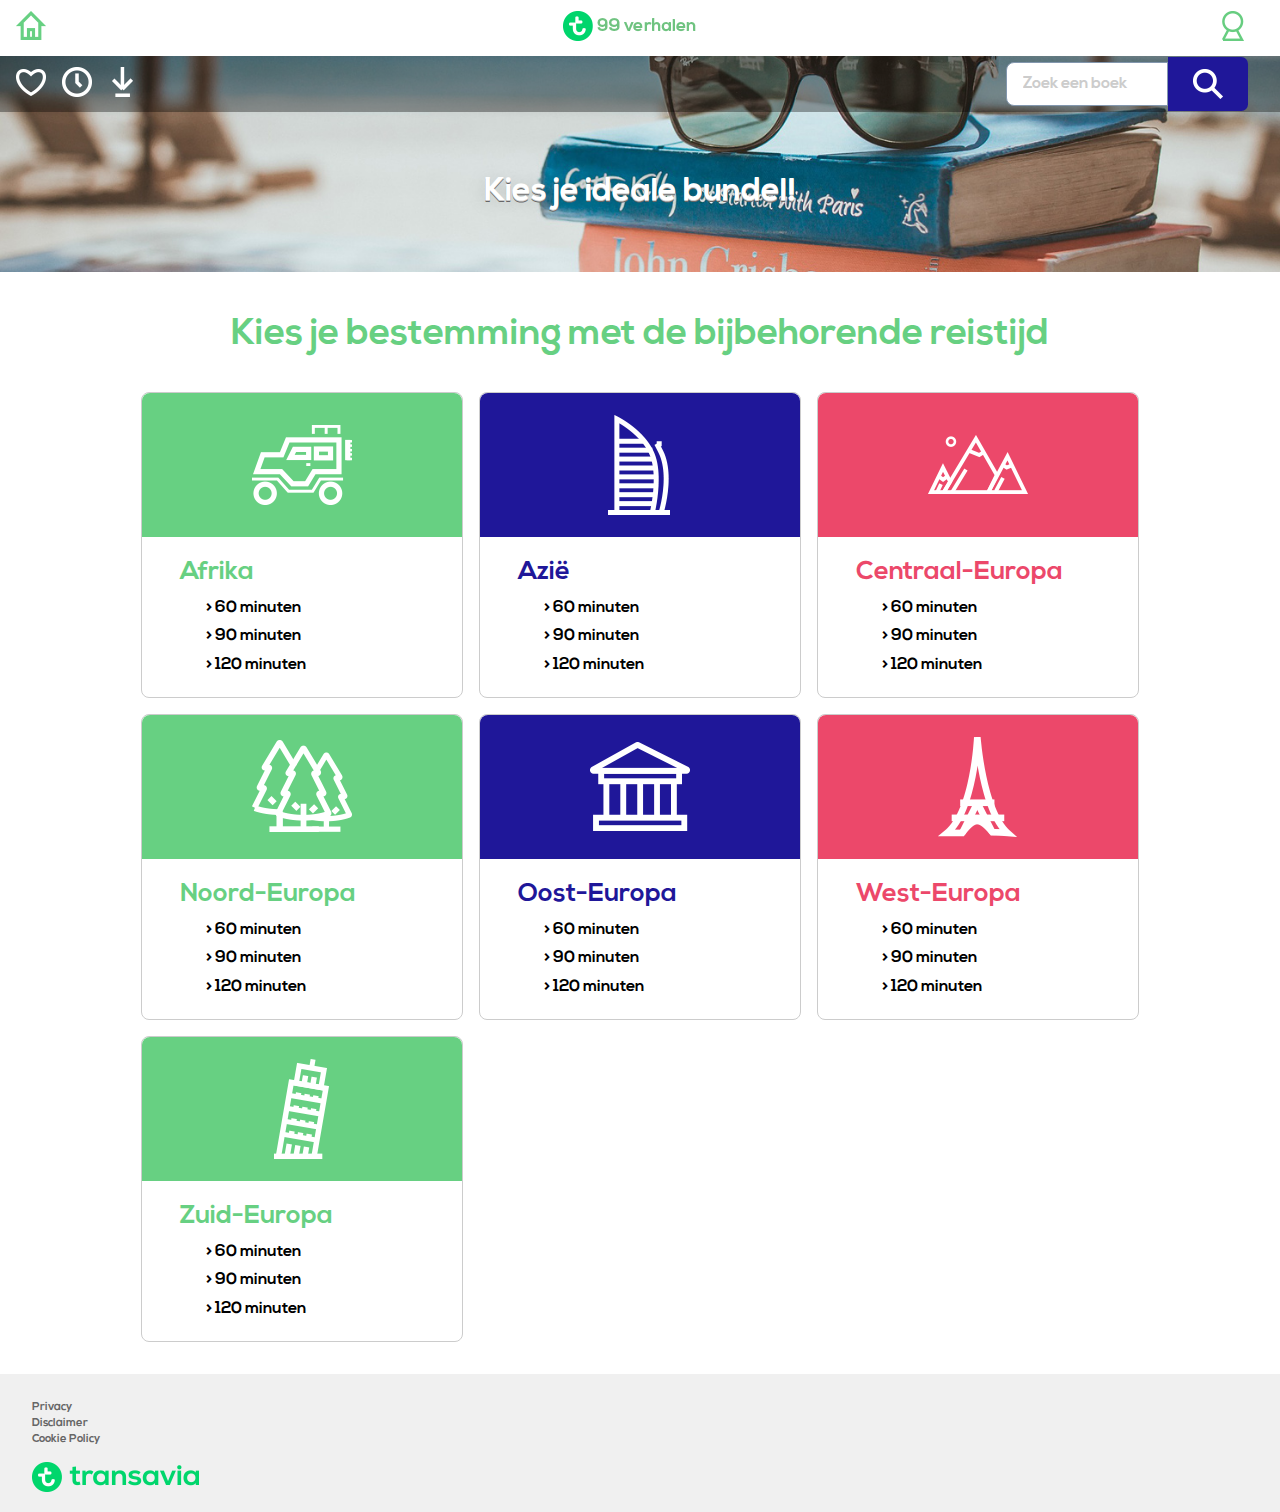
<file: index.html>
<!DOCTYPE html>
<html lang="en">
<head>
    <meta charset="UTF-8">
    <meta name="viewport" content="width=device-width, initial-scale=1">
    <title>99 Verhalen</title>
    <link rel="stylesheet" href="Main.css"/>
    <link rel="shortcut icon" type="image/png" href="Logo.png">
    </head>
<body>
<header>
    <nav>
        <ul>
            <li><a href="index.html"><img src="img/Home.png"></a></li>
            <li><img src="img/Logo.png"></li>
            <li><a class="loginPage" href="login.html"><img src="Login.png"></a></li>
        </ul>
        <ul>
            <li><a href="favorite.html"><img src="Favorite.png" alt="Favorite icon"></a></li>
            <li><a href="recent.html"><img src="Recent.png" alt="Recent icon"></a></li>
            <li><a href="download.html"><img src="Download.png" alt="Download icon"></a></li>
            <li><form class="searchBar" action="#">
            <input type="text" name="book" placeholder="Zoek een boek"/>
            <button class="button" type="submit"><img src="Search.png"></button>
            </form></li>
        </ul>
    </nav>
    <h1>Kies je ideale bundel!</h1>
</header>
<main>
    <h2>Kies je bestemming met de bijbehorende reistijd</h2>
    <div>
        <section>
            <header class="africa">
                <h3>Afrika</h3>
            </header>
            <ul>
                <li><a href="afrikabundel.html">> 60 minuten</a></li>
                <li><a href="#">> 90 minuten</a></li>
                <li><a href="#">> 120 minuten</a></li>
            </ul>
        </section>
        <section>
            <header class="asia">
                <h3 class="blue">Azië</h3>
            </header>
            <ul>
                <li><a href="#">> 60 minuten</a></li>
                <li><a href="#">> 90 minuten</a></li>
                <li><a href="#">> 120 minuten</a></li>
            </ul>
        </section>
        <section>
               <header class="centralEurope">
                   <h3 class="pink">Centraal-Europa</h3>
            </header>
            <ul>
                <li><a href="#">> 60 minuten</a></li>
                <li><a href="#">> 90 minuten</a></li>
                <li><a href="#">> 120 minuten</a></li>
            </ul>
        </section>
        <section>
            <header class="northEurope">
                <h3>Noord-Europa</h3>
            </header>
            <ul>
                <li><a href="#">> 60 minuten</a></li>
                <li><a href="#">> 90 minuten</a></li>
                <li><a href="#">> 120 minuten</a></li>
            </ul>
        </section>
        <section>
            <header class="eastEurope">
                <h3 class="blue">Oost-Europa</h3>
            </header>
            <ul>
                <li><a href="#">> 60 minuten</a></li>
                <li><a href="#">> 90 minuten</a></li>
                <li><a href="#">> 120 minuten</a></li>
            </ul>
        </section>
        <section>
            <header class="westEurope">
                <h3 class="pink">West-Europa</h3>
            </header>
            <ul>
                <li><a href="#">> 60 minuten</a></li>
                <li><a href="#">> 90 minuten</a></li>
                <li><a href="#">> 120 minuten</a></li>
            </ul>
        </section>
        <section>
            <header  class="southEurope">
                <h3>Zuid-Europa</h3>
            </header>
            <ul>
                <li><a href="#">> 60 minuten</a></li>
                <li><a href="#">> 90 minuten</a></li>
                <li><a href="#">> 120 minuten</a></li>
            </ul>
        </section>
    </div>
</main>
<footer>
   <ul>
       <li><a href="privacy.html">Privacy</a></li>
       <li><a href="disclaimer.html">Disclaimer</a></li>
       <li><a href="cookiepolicy.html">Cookie Policy</a></li>
   </ul>
    <img src="Logo2.png">
</footer>
<script src="Main.js"></script>
</body>
</html>
</file>
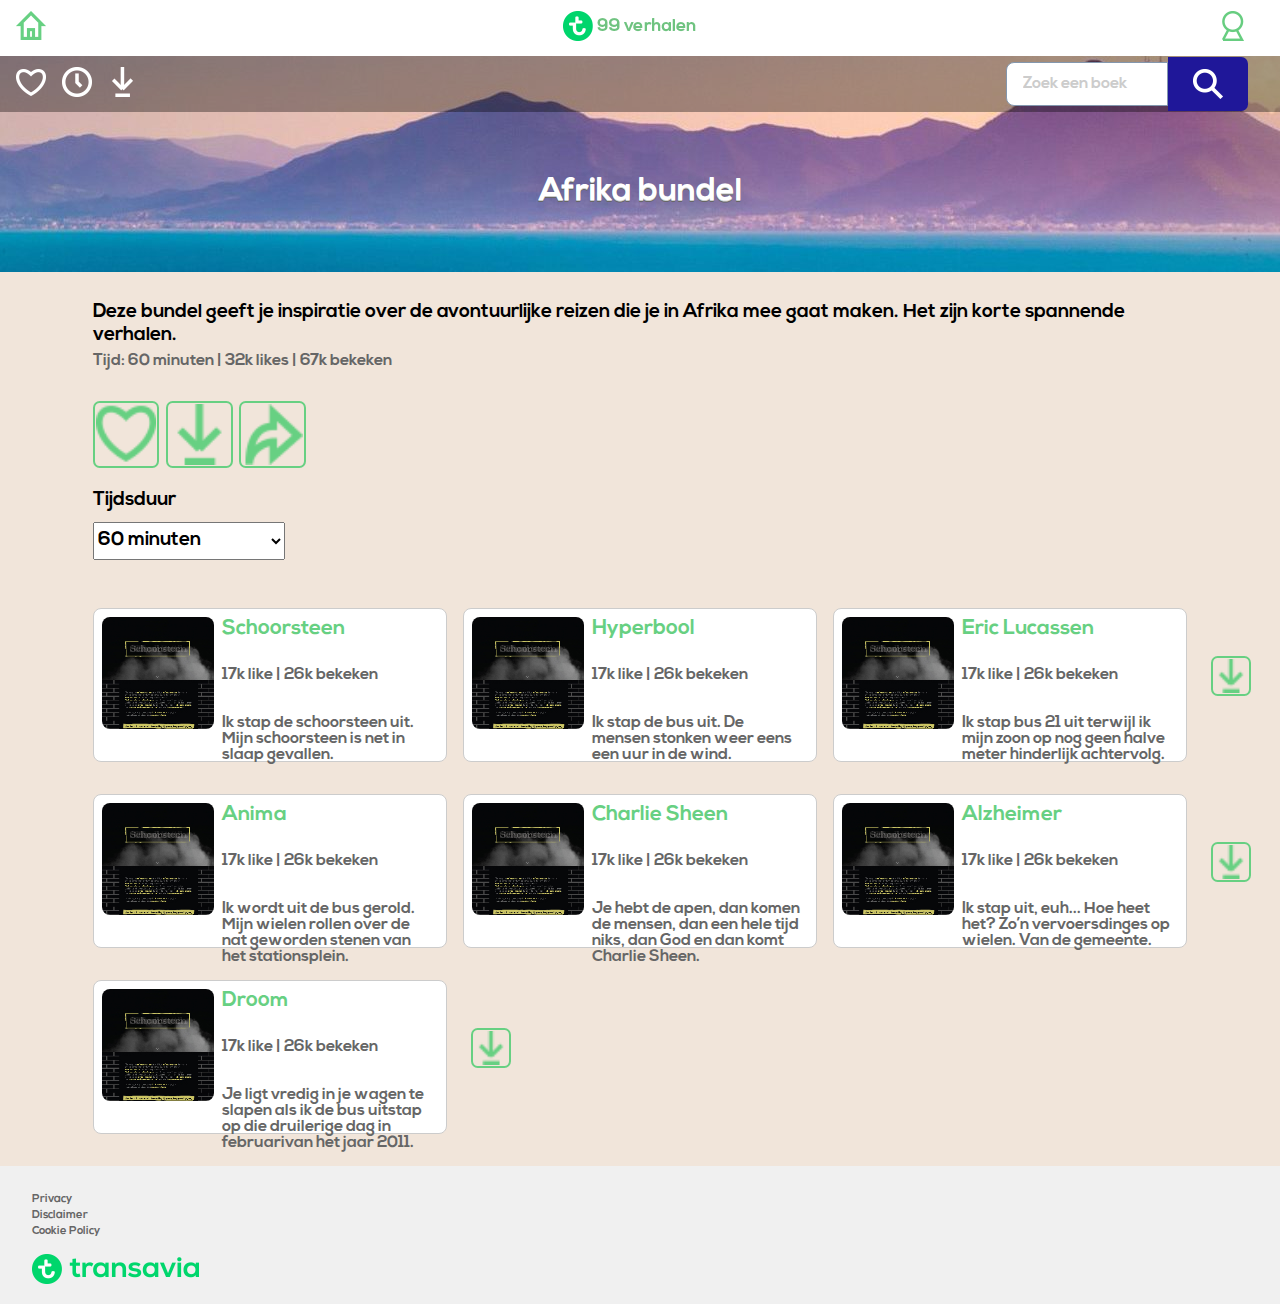
<file: afrikabundel.html>
<!DOCTYPE html>
<html lang="en">
<head>
    <meta name="viewport" content="width=device-width, initial-scale=1">
    <meta charset="UTF-8">
    <link rel="stylesheet" href="Main.css"/>
    <link rel="shortcut icon" type="image/png" href="Logo.png">
    <title>Afrika bundel</title>
</head>
<body class="AfricaBander">
<header>
    <nav>
        <ul>
            <li><a href="index.html"><img src="img/Home.png"></a></li>
            <li><img src="img/Logo.png"></li>
            <li><a class="loginPage" href="login.html"><img src="Login.png"></a></li>
        </ul>
        <ul>
            <li><a href="favorite.html"><img src="Favorite.png" alt="Favorite icon"></a></li>
            <li><a href="recent.html"><img src="Recent.png" alt="Recent icon"></a></li>
            <li><a href="download.html"><img src="Download.png" alt="Download icon"><div></div></a></li>
            <li><form class="searchBar" action="#">
            <input type="text" name="book" placeholder="Zoek een boek"/>
            <button class="button" type="submit"><img src="Search.png"></button>
            </form></li>
        </ul>
    </nav>
    <h1>Afrika bundel</h1>
</header>
<main class="BGAfrica">
<div class="BundleInformation">
    <p>Deze bundel geeft je inspiratie over de avontuurlijke reizen die je in Afrika mee gaat maken. Het zijn korte spannende verhalen.</p>
    <p class="bundleInfo">Tijd: 60 minuten | 32k likes | 67k bekeken</p>
    <form class="intoButton" action="#">
        <button class="bundleButton"><img src="img/Like.png"></button>
        <button><img src="img/Download2.png"></button>
        <button class="bundleButton"><img src="img/Share.png"></button>
    </form>
    <form class="time" action="#">
        <p>Tijdsduur</p>
        <select name="bundle">
            <option value="60 minuten">60 minuten</option>
            <option value="90 minuten">90 minuten</option>
            <option value="120 minuten">120 minuten</option>
        </select>
    </form>
</div>
<div class="AfricaStories">
    <a href="verhaal.html">
        <section class="bundleSection">
        <header class="bundle">
            <img class="pictureStory" src="img/Thumbnail.jpg">
            <form action="#">
                <button><img src="img/DownloadStory.png"></button>
            </form>
        </header>
        <div class="storiesInfo">
            <h2>Schoorsteen</h2>
            <p>17k like | 26k bekeken</p>
            <p>Ik stap de schoorsteen uit. Mijn schoorsteen is net in slaap gevallen.</p>
        </div>
        </section>
    </a>
<section class="bundleSection">
    <header class="bundle">
        <img class="pictureStory" src="img/Thumbnail.jpg">
        <form action="#">
            <button><img src="img/DownloadStory.png"></button>
        </form>
    </header>
    <div class="storiesInfo">
        <h2>Hyperbool</h2>
        <p>17k like | 26k bekeken</p>
        <p>Ik stap de bus uit. De mensen stonken weer eens een uur in de wind.</p>
    </div>
</section>
<section class="bundleSection">
    <header class="bundle">
        <img class="pictureStory" src="img/Thumbnail.jpg">
        <form action="#">
            <button><img src="img/DownloadStory.png"></button>
        </form>
    </header>
    <div class="storiesInfo">
        <h2>Eric Lucassen</h2>
        <p>17k like | 26k bekeken</p>
        <p>Ik stap bus 21 uit terwijl ik mijn zoon op nog geen halve meter hinderlijk achtervolg.</p>
    </div>
</section>

<section class="bundleSection">
    <header class="bundle">
        <img class="pictureStory" src="img/Thumbnail.jpg">
        <form action="#">
            <button><img src="img/DownloadStory.png"></button>
        </form>
    </header>
    <div class="storiesInfo">
        <h2>Anima</h2>
        <p>17k like | 26k bekeken</p>
        <p>Ik wordt uit de bus gerold. Mijn wielen rollen over de nat geworden stenen van het stationsplein.</p>
    </div>
</section>
<section class="bundleSection">
    <header class="bundle">
        <img class="pictureStory" src="img/Thumbnail.jpg">
        <form action="#">
            <button><img src="img/DownloadStory.png"></button>
        </form>
    </header>
    <div class="storiesInfo">
        <h2>Charlie Sheen</h2>
        <p>17k like | 26k bekeken</p>
        <p>Je hebt de apen, dan komen de mensen, dan een hele tijd niks, dan God en dan komt Charlie Sheen.</p>
    </div>
</section>
<section class="bundleSection">
    <header class="bundle">
        <img class="pictureStory" src="img/Thumbnail.jpg">
        <form action="#">
            <button><img src="img/DownloadStory.png"></button>
        </form>
    </header>
    <div class="storiesInfo">
        <h2>Alzheimer</h2>
        <p>17k like | 26k bekeken</p>
        <p>Ik stap uit, euh... Hoe heet het? Zo’n vervoersdinges op wielen. Van de gemeente.</p>
    </div>
</section>
<section class="bundleSection">
    <header>
        <img class="pictureStory" src="img/Thumbnail.jpg">
        <form action="#">
            <button><img src="img/DownloadStory.png"></button>
        </form>
    </header>
    <div class="storiesInfo">
        <h2>Droom</h2>
        <p>17k like | 26k bekeken</p>
        <p>Je ligt vredig in je wagen te slapen als ik de bus uitstap op die druilerige dag in februarivan het jaar 2011.</p>
    </div>
</section>
</div>
</main>
<footer>
   <ul>
       <li><a href="privacy.html">Privacy</a></li>
       <li><a href="disclaimer.html">Disclaimer</a></li>
       <li><a href="cookiepolicy.html">Cookie Policy</a></li>
   </ul>
    <img src="Logo2.png">
</footer>
<script src="Main.js"></script>
</body>
</html>
</file>
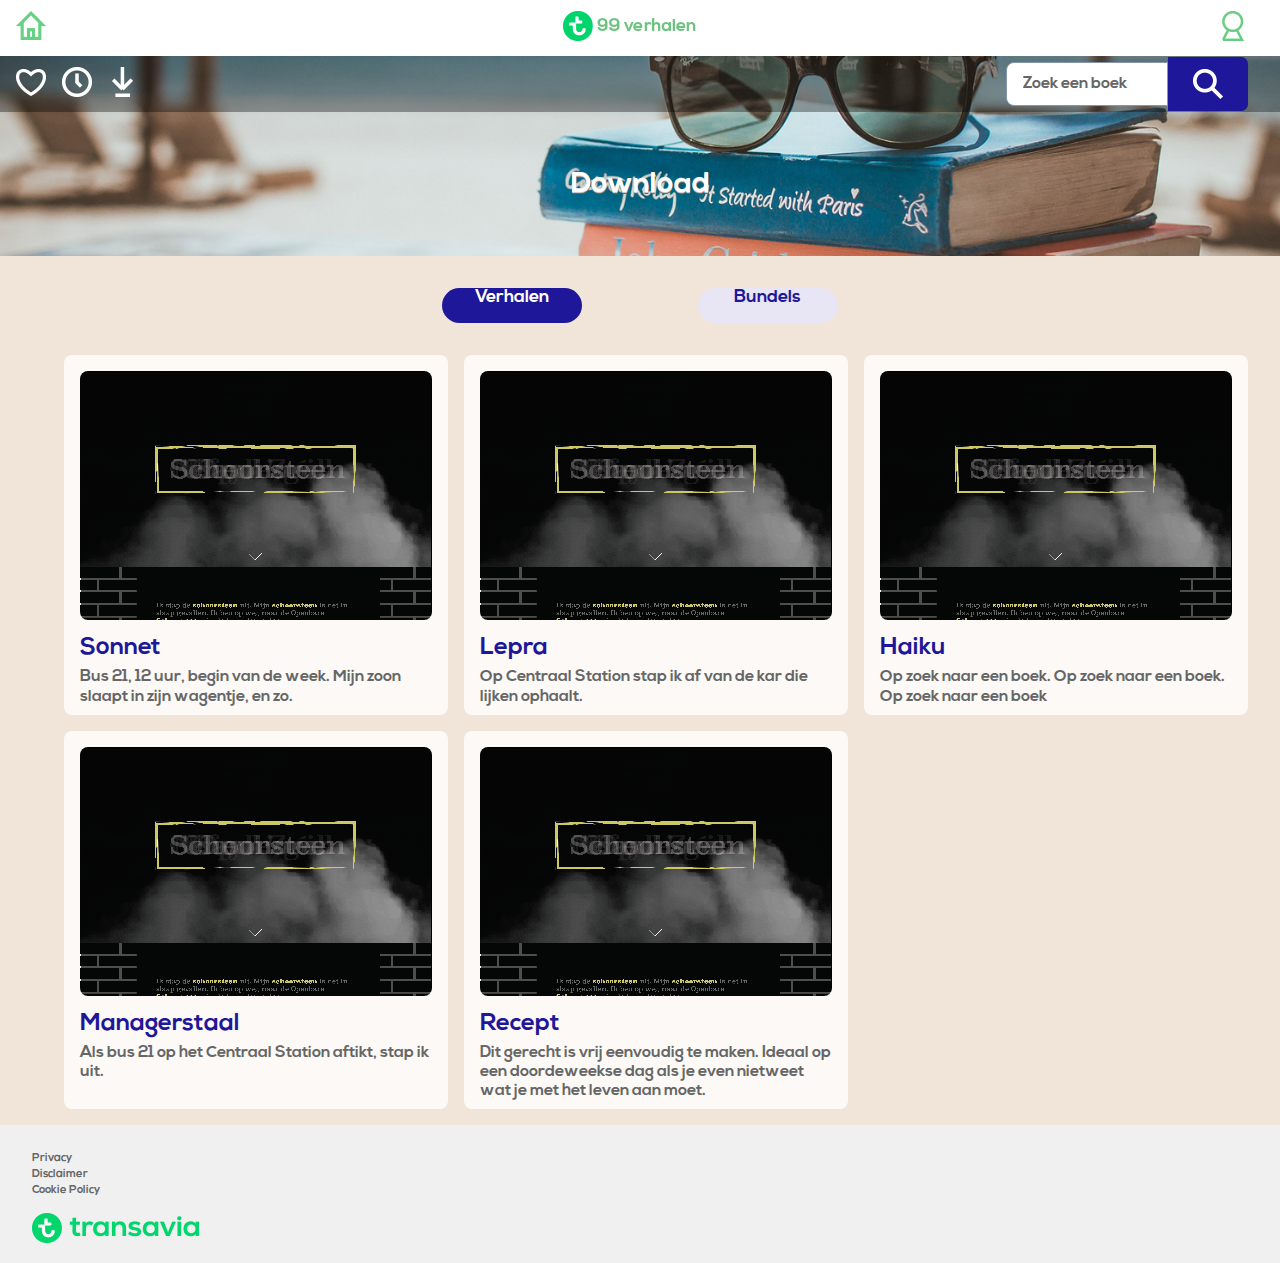
<file: download.html>
<!DOCTYPE html>
<html lang="en">
<head>
    <meta charset="UTF-8">
    <meta name="viewport" content="width=device-width, initial-scale=1">
    <link rel="stylesheet" href="Third.css"/>
    <link rel="shortcut icon" type="image/png" href="Logo.png">
    <title>Download</title>
</head>
<body>
    <header>
    <nav>
        <ul>
            <li><a href="index.html"><img src="img/Home.png"></a></li>
            <li><img src="img/Logo.png"></li>
            <li><a class="loginPage" href="login.html"><img src="Login.png"></a></li>
        </ul>
        <ul>
            <li><a href="favorite.html"><img src="Favorite.png" alt="Favorite icon"></a></li>
            <li><a href="recent.html"><img src="Recent.png" alt="Recent icon"></a></li>
            <li><a href="download.html"><img src="Download.png" alt="Download icon"></a></li>
            <li><form class="searchBar" action="#">
            <input type="text" name="book" placeholder="Zoek een boek"/>
            <button class="button" type="submit"><img src="Search.png"></button>
            </form></li>
        </ul>
    </nav>
    <h1>Download</h1>
</header>
<main>
    <div class="buttons">
        <button>Verhalen</button>
        <button>Bundels</button>
    </div>
    <div class="allDownloads">
        <section>
        <header>
            <img src="img/Thumbnail2.png">
        </header>
        <h2>Sonnet</h2>
        <p>Bus 21, 12 uur, begin van de week. Mijn zoon slaapt in zijn wagentje, en zo.</p>
        </section>
        <section>
            <header>
                <img src="img/Thumbnail2.png">
            </header>
            <h2>Lepra</h2>
            <p>Op Centraal Station stap ik af van de kar die lijken ophaalt.</p>
        </section>
        <section>
            <header>
                <img src="img/Thumbnail2.png">
            </header>
            <h2>Haiku</h2>
            <p>Op zoek naar een boek. Op zoek naar een boek. Op zoek naar een boek</p>
        </section>
        <section>
            <header>
                <img src="img/Thumbnail2.png">
            </header>
            <h2>Managerstaal</h2>
            <p>Als bus 21 op het Centraal Station aftikt, stap ik uit.</p>
        </section>
        <section>
            <header>
                <img src="img/Thumbnail2.png">
            </header>
            <h2>Recept</h2>
            <p>Dit gerecht is vrij eenvoudig te maken. Ideaal op een doordeweekse dag als je even nietweet wat je met het leven aan moet.</p>
        </section>
    </div>
</main>
</body>
<footer>
   <ul>
       <li><a href="privacy.html">Privacy</a></li>
       <li><a href="disclaimer.html">Disclaimer</a></li>
       <li><a href="cookiepolicy.html">Cookie Policy</a></li>
   </ul>
    <img src="Logo2.png">
</footer>
</html>
</file>
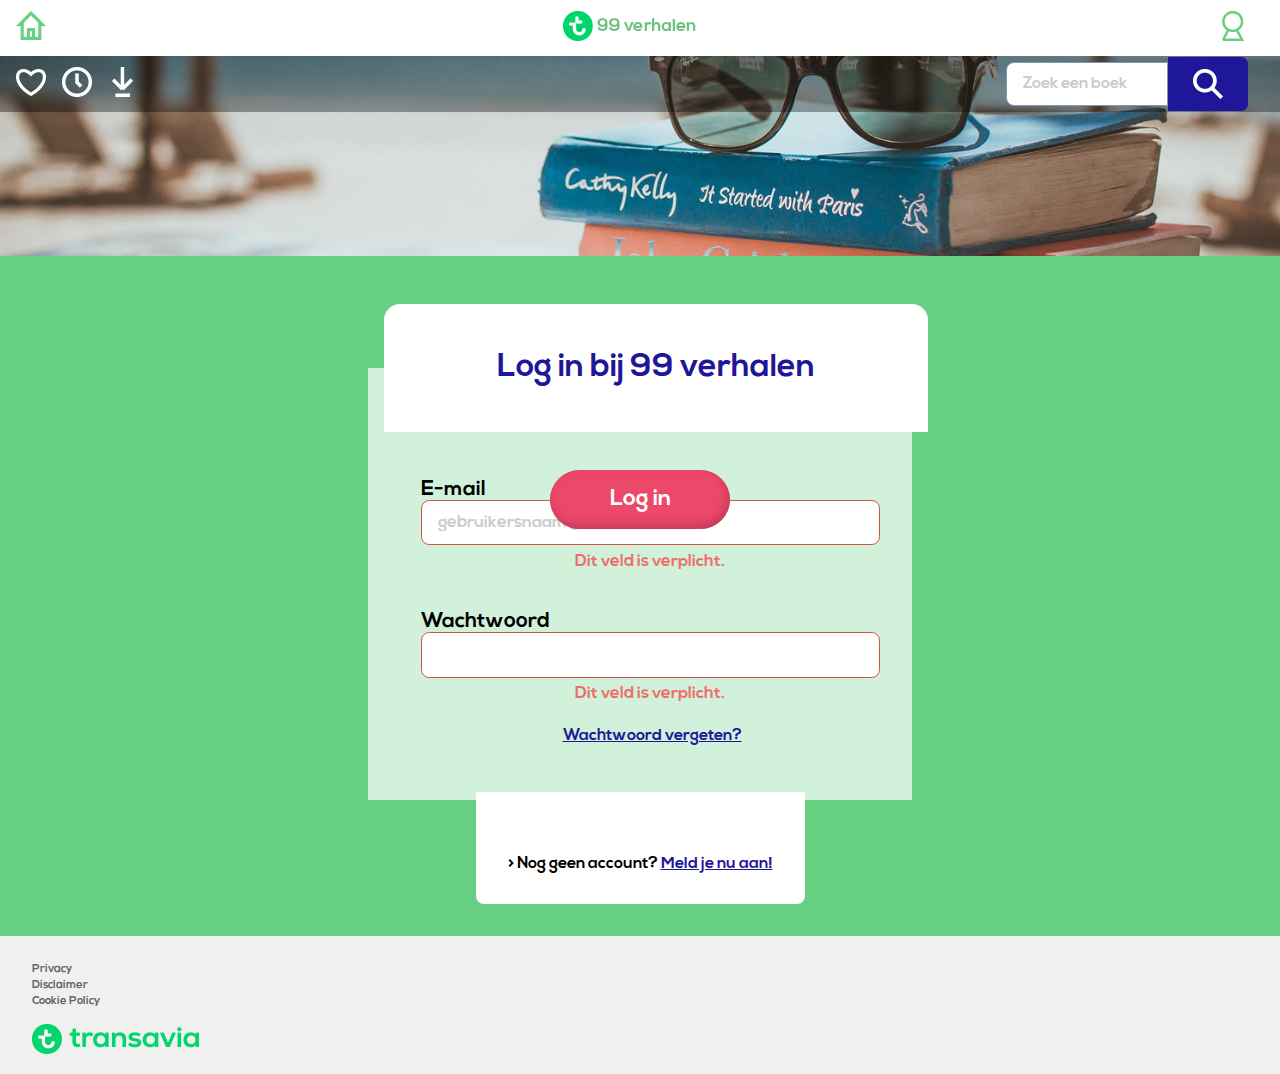
<file: login.html>
<!DOCTYPE html>
<html lang="en">
<head>
    <meta charset="UTF-8">
    <meta name="viewport" content="width=device-width, initial-scale=1">
    <title>Inloggen</title>
    <link rel="stylesheet" href="Main.css"/>
    <link rel="shortcut icon" type="image/png" href="Logo.png">
</head>
<body>
<header>
    <nav>
        <ul>
            <li><a href="index.html"><img src="img/Home.png"></a></li>
            <li><img src="img/Logo.png"></li>
            <li><a class="loginPage" href="login.html"><img src="Login.png"></a></li>
        </ul>
        <ul>
            <li><a href="favorite.html"><img src="Favorite.png" alt="Favorite icon"></a></li>
            <li><a href="recent.html"><img src="Recent.png" alt="Recent icon"></a></li>
            <li><a href="download.html"><img src="Download.png" alt="Download icon"></a></li>
            <li><form class="searchBar" action="#">
            <input type="text" name="book" placeholder="Zoek een boek"/>
            <button class="button" type="submit"><img src="Search.png"></button>
            </form></li>
        </ul>
    </nav>
</header>
<main class="BGLogin">
    <form>
        <fieldset>
        <legend>Log in bij 99 verhalen</legend>
        <label for="email">
            <span>E-mail</span>
            <input type="mail" name="email" placeholder= "gebruikersnaam@mail.com" required />
            <p class="requiredMessage">Dit veld is verplicht.</p>
         </label>

        <label for="password">
            <span>Wachtwoord</span>
            <input type="password" name="password" required>
            <p class="requiredMessage">Dit veld is verplicht.</p>
        </label>
        <a class="forgotPassword" href="#">Wachtwoord vergeten?</a>
        <input class="login" type="submit" name="login" value="Log in">
        <p>> Nog geen account? <a href="Signin.html">Meld je nu aan!</a></p>
        </fieldset>
    </form>
</main>
<footer>
   <ul>
       <li><a href="privacy.html">Privacy</a></li>
       <li><a href="disclaimer.html">Disclaimer</a></li>
       <li><a href="cookiepolicy.html">Cookie Policy</a></li>
   </ul>
    <img src="Logo2.png">
</footer>
<script src="Main.js"></script>
</body>
</html>
</file>
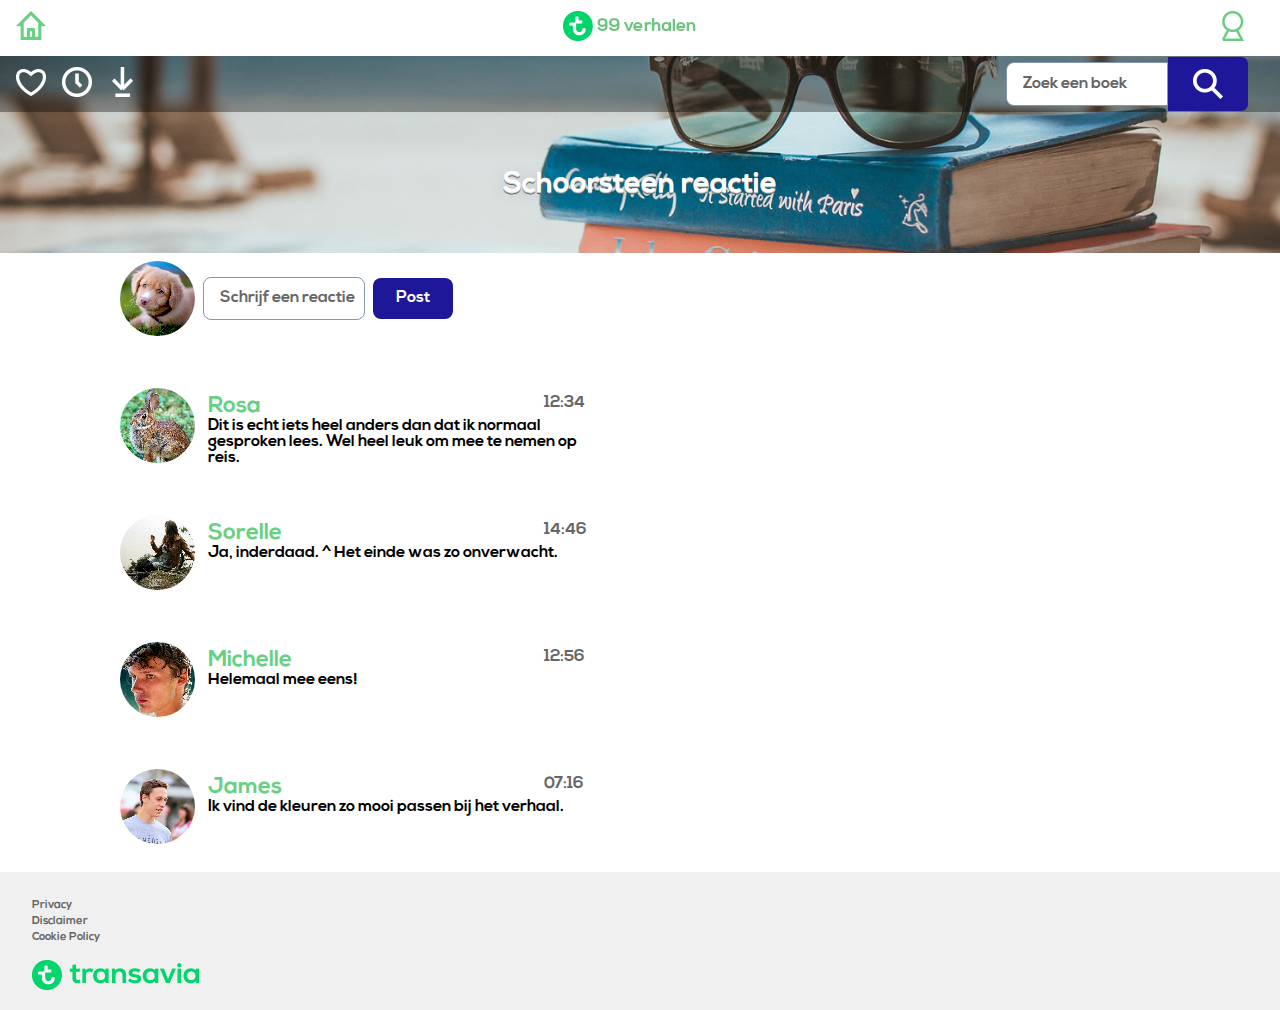
<file: reactions.html>
<!DOCTYPE html>
<html lang="en">
<head>
    <meta charset="UTF-8">
    <meta name="viewport" content="width=device-width, initial-scale=1">
    <title>Schoorsteen Reactie</title>
    <link rel="stylesheet" href="Second.css"/>
    <link rel="shortcut icon" type="image/png" href="Logo.png">
</head>
<body class="background">
<header>
    <nav>
        <ul>
            <li><a href="index.html"><img src="img/Home.png"></a></li>
            <li><img src="img/Logo.png"></li>
            <li><a class="loginPage" href="login.html"><img src="Login.png"></a></li>
        </ul>
        <ul>
            <li><a href="favorite.html"><img src="Favorite.png" alt="Favorite icon"></a></li>
            <li><a href="recent.html"><img src="Recent.png" alt="Recent icon"></a></li>
            <li><a href="download.html"><img src="Download.png" alt="Download icon"></a></li>
            <li><form class="searchBar" action="#">
            <input type="text" name="book" placeholder="Zoek een boek"/>
            <button class="button" type="submit"><img src="Search.png"></button>
            </form></li>
        </ul>
    </nav>
    <h1>Schoorsteen reactie</h1>
</header>
<main class="bgReaction">
    <form class="postReaction" action="#">
        <img class="profilePic" src="img/ProfilePic1.png">
        <input class="textReaction" type="text" name="comment" placeholder="Schrijf een reactie"/>
        <input type="submit" name="post" value="Post"/>
    </form>
    <div>
            <section class="reaction">
            <header>
                <img class="profilePic" src="img/ProfilePic1.png">
                <p>Nu</p>
            </header>
            <div class="comment">
                <h2>Karin</h2>
                <p>Dit was het leukste verhaal zover!</p>
            </div>
        </section>
        <section class="reaction">
            <header>
                <img class="profilePic" src="img/ProfilePic5.png">
                <p>12:34</p>
            </header>
            <div class="comment">
                <h2>Rosa</h2>
                <p>Dit is echt iets heel anders dan dat ik normaal gesproken lees. Wel heel leuk om mee te nemen op reis.</p>
            </div>
        </section>
        <section class="reaction">
            <header>
                <img class="profilePic" src="img/ProfilePic2.png">
                <p>14:46</p>
            </header>
            <div class="comment">
                <h2>Sorelle</h2>
                <p>Ja, inderdaad. ^ Het einde was zo onverwacht.</p>
            </div>
        </section>
        <section class="reaction">
            <header>
                <img class="profilePic" src="img/ProfilePic3.png">
                <p>12:56</p>
            </header>
            <div class="comment">
                <h2>Michelle</h2>
                <p>Helemaal mee eens!</p>
            </div>
        </section>
        <section class="reaction">
            <header>
                <img class="profilePic" src="img/ProfilePic4.png">
                <p>07:16</p>
            </header>
            <div class="comment">
                <h2>James</h2>
                <p>Ik vind de kleuren zo mooi passen bij het verhaal.</p>
            </div>
        </section>
    </div>
</main>
<footer>
   <ul>
       <li><a href="privacy.html">Privacy</a></li>
       <li><a href="disclaimer.html">Disclaimer</a></li>
       <li><a href="cookiepolicy.html">Cookie Policy</a></li>
   </ul>
    <img src="Logo2.png">
</footer>
<script src="Second.js"></script>
</body>
</html>
</file>
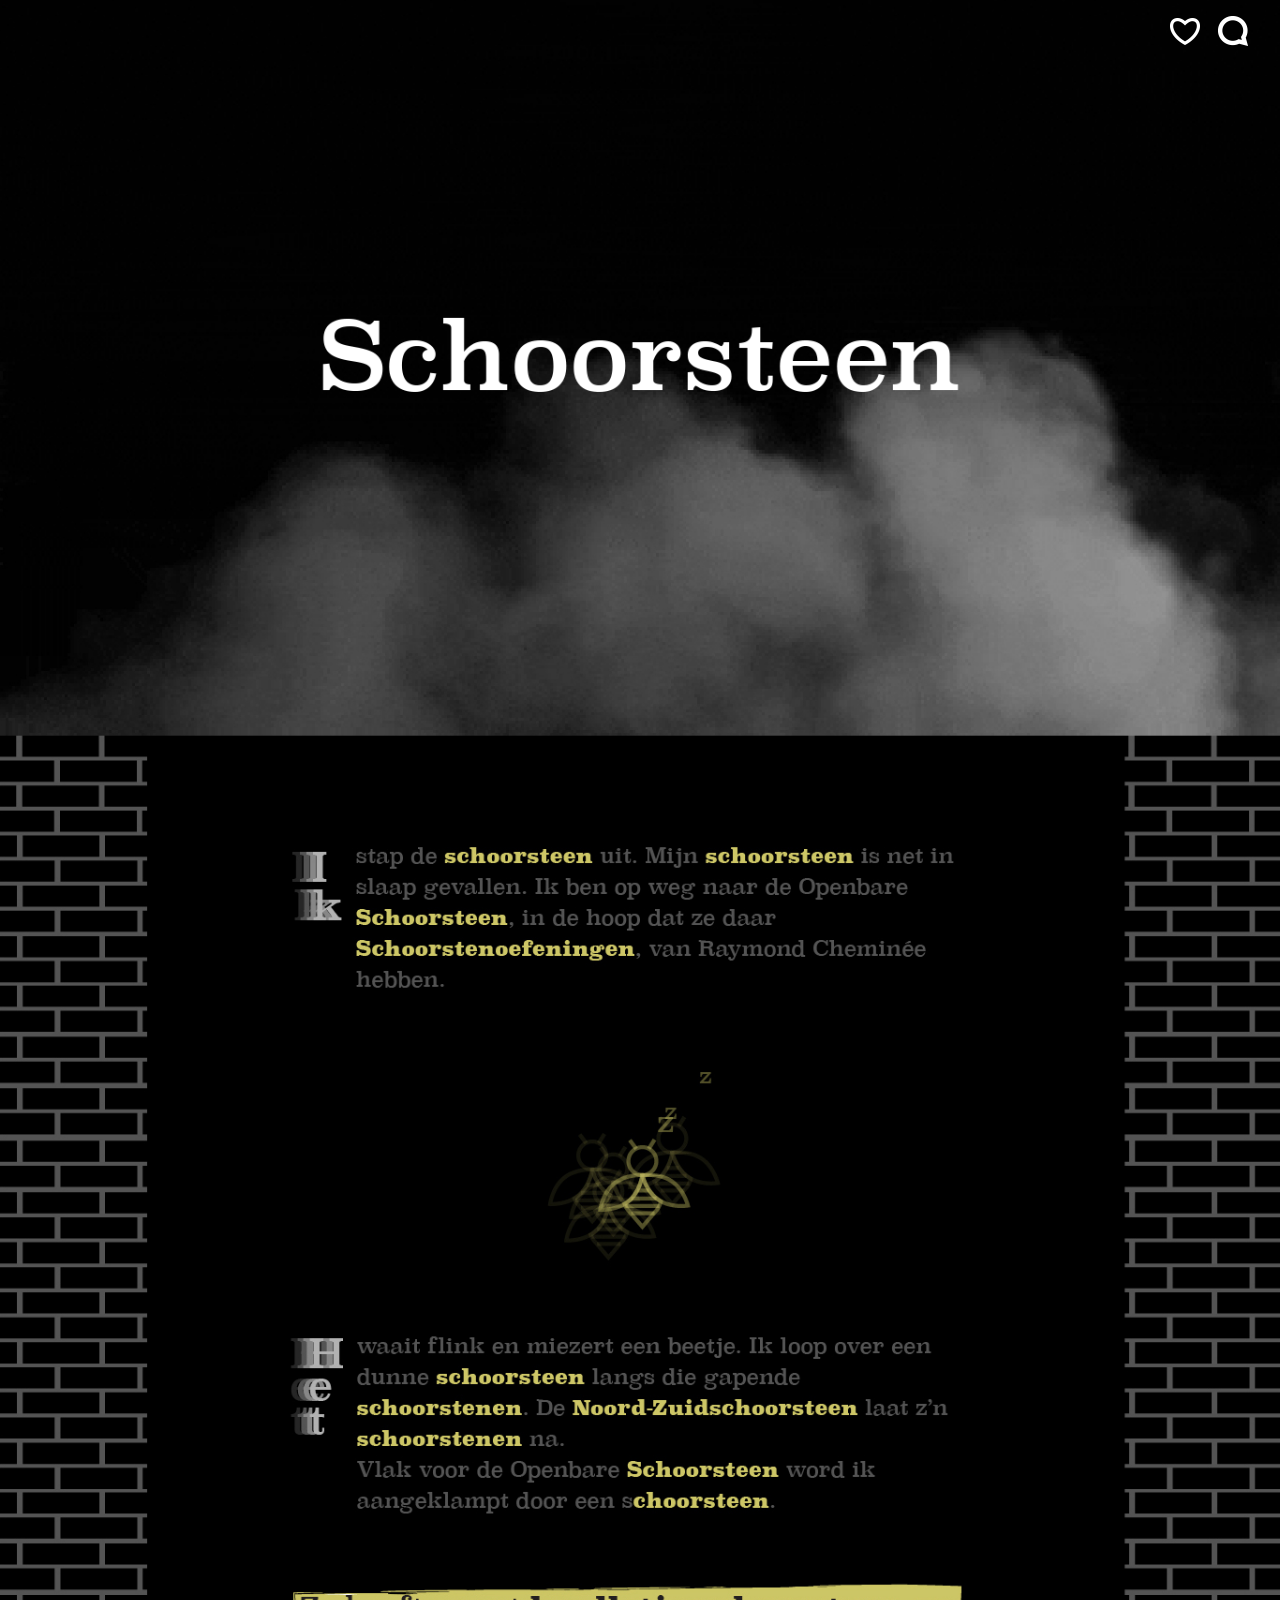
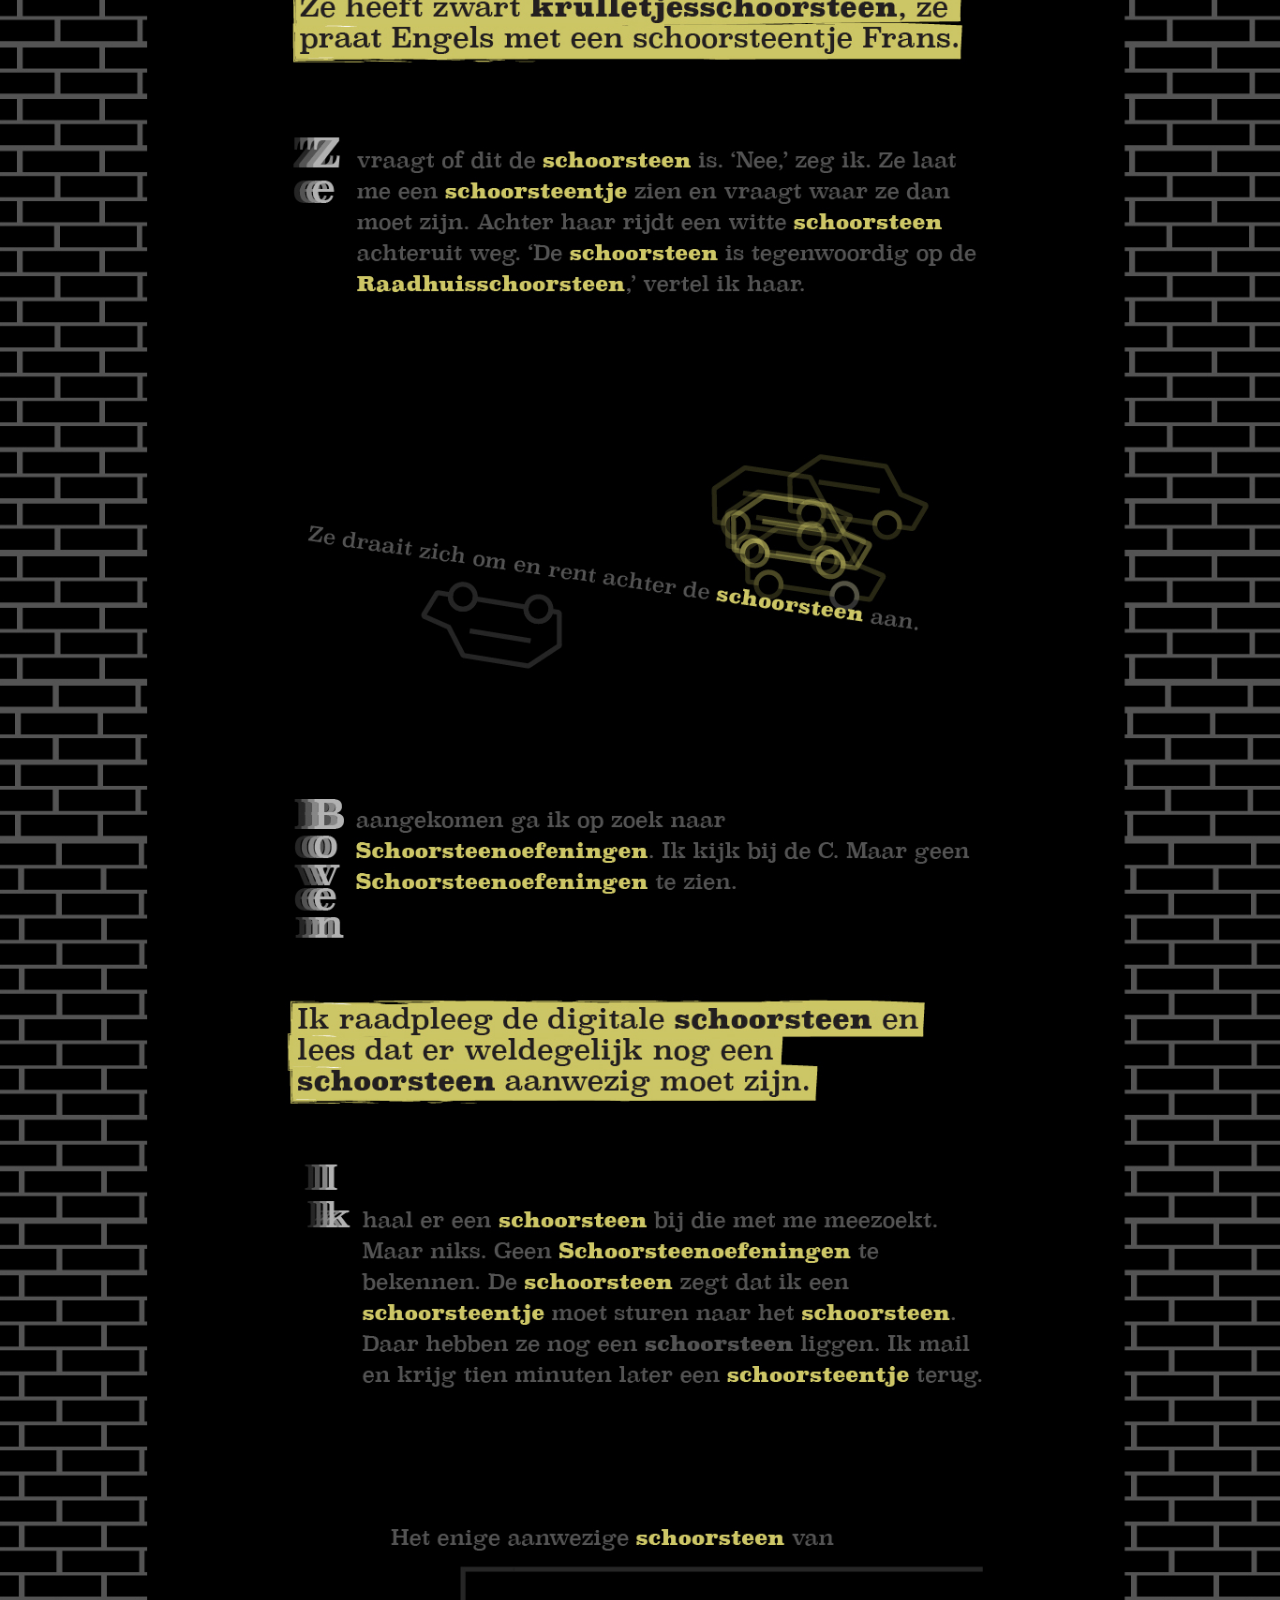
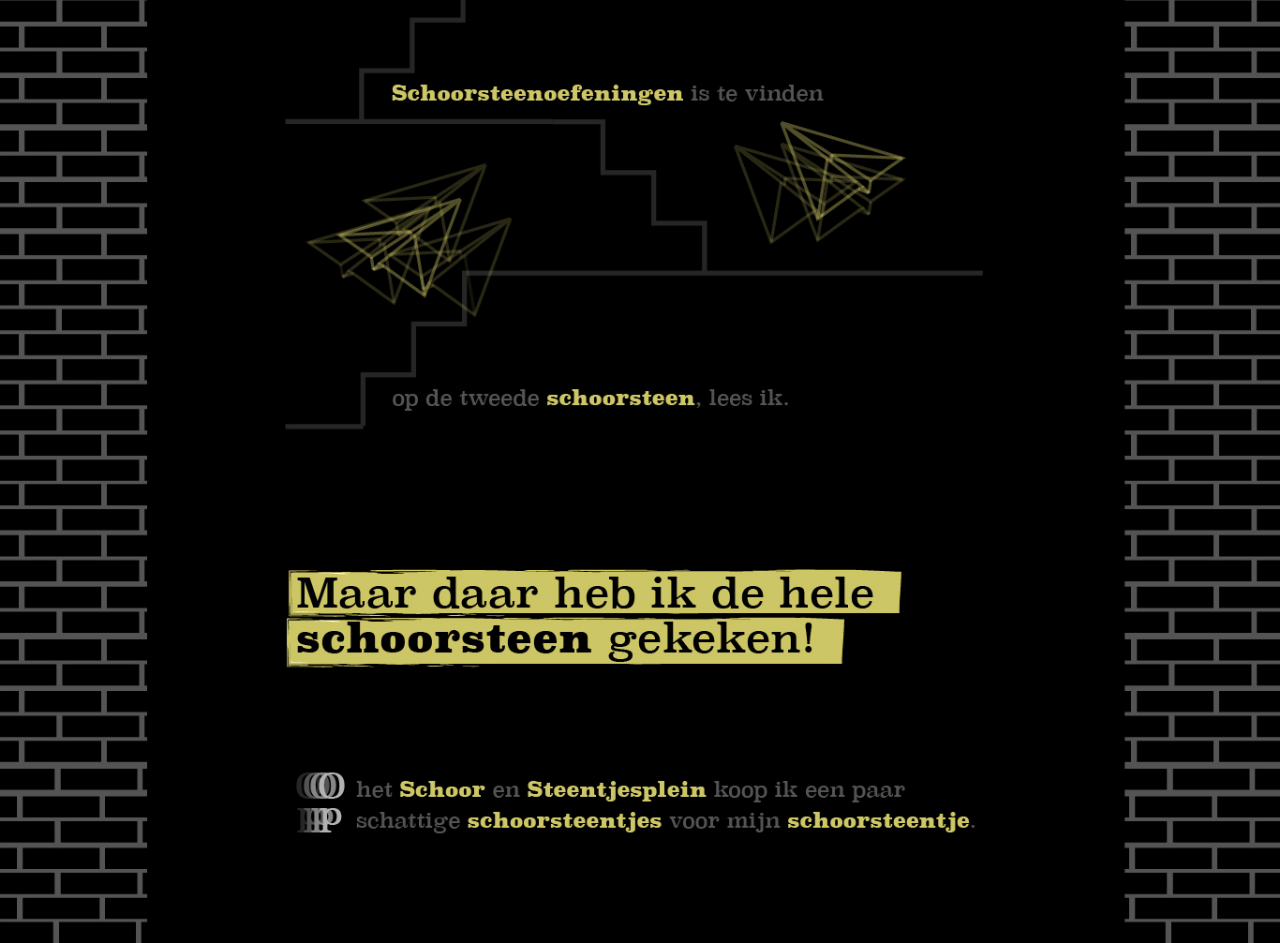
<file: verhaal.html>
<!DOCTYPE html>
<html lang="en">
<head>
    <meta charset="UTF-8">
    <meta name="viewport" content="width=device-width, initial-scale=1">
    <title>Schoorsteen</title>
    <link rel="stylesheet" href="Main.css"/>
    <link rel="shortcut icon" type="image/png" href="Logo.png">
</head>
<body class="storySchoorsteen">
<img class="likeButton" src="Favorite.png">
<a href="reactions.html"><img class="commentButton" src="Comment.png"></a>
<img class="Title" src="img/SchoorsteenTitelHover.png">
<img class="storyBreakpoint1" src="img/Story1.jpg">
<img class="storyBreakpoint2" src="img/Story2.jpg">
<img class="storyBreakpoint3" src="img/Story3.jpg">
</body>
</html>
</file>
<file: Main.css>
@font-face {
    font-family: 'nexa';
    src: url(font/NexaBold.otf);
    font-style: normal;
    font-weight: 100;
}

*{
    font-family: nexa;
    font-weight: 100;
}

body {
    margin: 0;
    background: url(img/background.jpg) no-repeat;
}

/*Navigation*/
nav {
    margin: 0;
}

li {
    list-style: none;
}

nav li {
        margin: 0 1em 0 0;
    }

nav ul:last-child li:last-child {
    margin-left: auto;
}

ul {
    background: rgba(0,0,0,0.35);
    height: 3.5em;
    display: flex;
    flex-direction: row;
    justify-content: space-between;
    align-items: center;
    padding: 0 1em;
    margin: 0;
}

nav ul {
        display: flex;
        flex-direction: row;
        justify-content: flex-start;
}

ul:first-child {
    background: white;
    justify-content: space-between;
}

nav ul:first-child li:first-child img:hover {
    content: url(img/HomeHover.png);
}

nav ul:first-child li:nth-child(3) img:hover {
    content: url(img/LoginHover.png);
}

nav ul:last-child li:first-child img:hover {
    content: url(img/FavorietHover.png);
}

nav ul:last-child li:nth-child(2) img:hover {
    content: url(img/RecentHover.png);
}

nav ul:last-child li:nth-child(3) img:hover {
    content: url(img/DownloadHover.png);
}

/*Search button*/
form {
    display: flex;
    align-items: center;
}

input {
    height: 2.6em;
    width: 9em;
    font-size: 1em;
    border-radius: 0.5em 0 0 0.5em;
    border: #8397ae solid 1px;
    padding: 0 0 0 1em;
    color: #666;
}

input:hover {
    border: #1f1799 solid 1px;
}

input:focus {
    border: #1f1799 solid 1px;
}

input::placeholder {
    color: #666;
}

.button {
    display: flex;
    justify-content: center;
    align-items: center;
    border: none;
    border-radius: 0 0.5em 0.5em 0;
    height: 4em;
    width: 6em;
    background: #1f1799;
}

.button:hover {
    background: #5847b1;
}

a {
    text-decoration: none;
    color: black;
}

/*Home page*/
main {
    background: white;
    margin: 2em 0
}

h1 {
    font-size: 1.8em;
    color: white;
    text-align: center;
    margin: 2em 0;
    padding: 0 0 -6em 0;
    text-shadow:  0 1px 0 #ccc,
               0 2px 0 #666,
               0 2px 20px rgba(0,0,0,.15);
}

h2 {
    font-size: 2em;
    color: #67d082;
    text-align: center;
    margin: 0;
    background: white;
    padding: 1em 0 0 0;
    line-height: 1.4em
}

section {
    border: solid #ccc 1px;
    border-radius: 0.5em;
    margin: 2em 11%;
}

section header {
    background: #67d082;;
    border-radius: 0.5em 0.5em 0 0;
    height: 9em;
}

section header {
    background-repeat: no-repeat;
    background-position: center;
}
.africa {
    background-image: url(img/Africa.png);
    background-repeat: no-repeat;
    background-position: center;
}

.asia {
    background: #1f1799;
    background-image: url(img/Asia.png);
    background-repeat: no-repeat;
    background-position: center;
}

.centralEurope {
    background: #ec486a;
    background-image: url(img/Central%20Europe.png);
    background-repeat: no-repeat;
    background-position: center;
}
.northEurope {
    background-image: url(img/North%20Europe.png);
    background-repeat: no-repeat;
    background-position: center;
}

.eastEurope {
    background: #1f1799;
    background-image: url(img/East%20Europe.png);
    background-repeat: no-repeat;
    background-position: center;
}

.westEurope {
    background: #ec486a;
    background-image: url(img/West%20Europe.png);
    background-repeat: no-repeat;
    background-position: center;
}

.southEurope {
    background-image: url(img/South%20Europe.png);
    background-repeat: no-repeat;
    background-position: center;
}

section ul {
    display: flex;
    flex-direction: column;
    align-items: baseline;
    background: white;
    margin: 3.5em 0 3em 20%;
    padding: 0;
}

section li {
    margin: 0.4em 0;
}

h3 {
    position: absolute;
    font-size: 1.6em;
    margin: 6.5em 0 0 10%;
    color: #67d082;
}

.blue {
    color: #1f1799;
}

.pink {
    color: #ec486a;
}

section a:hover {
    color: #ec486a;
}

/*Content form login*/
.BGLogin {
    background: #67d082;
    margin: 9em 0 0 0;
    padding: 3em 0 8.5em 0;
}

fieldset {
    left: 0;
    right: 0;
    display: flex;
    flex-direction: column;
    align-items: center;
    border: none;
    margin: auto;
    background: rgba(255,255,255,0.7);
    padding: 1em;
    height: 29em;
}

legend {
    text-align: center;
    left: 0;
    right: 0;
    margin: auto;
    padding: 1.5em 0.5em;
    color: #1f1799;
    font-size: 1.7em;
    background: white;
    border-radius: 0.5em 0.5em 0 0;
    width: 101%;
}

label {
    font-size: 1.3em;
    display: flex;
    flex-direction: column;
    padding: 1.5em 0 0.5em 1em;
}

input::placeholder {
    color: #ccc;
}

input:invalid {
    border-color: #ce5542;
}

input:invalid +.requiredMessage {
    padding: 0;
    margin: 0.5em 0 0 0;
    background: none;
    display: block;
    color: #ee6f6a;
    font-size: 0.8em;
}

input:valid +.requiredMessage {
    display: none;
}

fieldset a {
    text-decoration: underline;
    color: #1f1799;
    margin: 1em 0 0 1.5em
}

fieldset a:hover {
    color: #ec486a;
}

p a {
    margin: 0;
}

fieldset input {
    font-size: 0.8em;
    border-radius: 0.5em;
    width: 90%;
}

fieldset p {
    text-align: center;
    background: white;
    padding: 4em 2em 2em 2em;
    margin: 3em -1em;
    border-radius: 0 0 0.5em 0.5em;
}

/*Login button*/
.login {
    position: absolute;
    padding: 0;
    left: 0;
    right: 0;
    text-align: center;
    margin: 1em auto;
    background: #ec486a;
    border: none;
    border-radius: 4em;
    color: white;
    font-size: 1.4em;
    width: 8em;
    box-shadow: inset -2px -4px 10px 0px #bf3c59;
}

.login:hover {
    border: none;
    background: #ee708f;
    box-shadow: #c0405c;
}

.login:focus {
    border: none;
}

/*Afrika stories*/
.AfricaBander {
    background: url(img/BGAfrica.jpg) no-repeat;
}

.BGAfrica {
    background: #f1e5da;
    padding-bottom: 2em;
    margin: 0;
}

.BundleInformation {
    display: block;
    width: 25em;
    margin: 0 auto;
}

.BGAfrica p:first-child {
    padding: 1.5em ;
    font-size: 1.2em;
    line-height: 1.2em;
}

.AfricaStories {
    display: flex;
    flex-direction: column;
    justify-content: center;
    align-items: center;
}

.AfricaStories button {
    position: absolute;
    margin: -9.8em 0 0 28.3em;
    width: 3em;
    height: 3em;
    background: none;
    border: solid 2px #67d082;
    border-radius: 0.5em;
    display: flex;
    justify-content: center;
}

.bundleInfo {
    color: #666;
    font-size: 1em;
    margin: -2.6em 1.8em;
}

.intoButton {
    margin-left: 1.8em;
}

.intoButton .bundleButton {
    margin: 5.5em 0.5em -2em 0;
}

.time {
    display: flex;
    flex-direction: column;
    align-items: flex-start;
}

select {
    margin-left: 1.5em;
}

.time select {
    font-size: 1.2em;
    height: 2em;
    width: 10em;
    margin: -2em 0 0 1.5em;
}

.bundleSection {
    display: flex;
    margin: 1em 0 0 0;
    padding: 0;
    width: 22em;
    height: 9.5em;
    background: white;
    position: relative;
}

.bundleSection header {
    background: none;
}

.storiesInfo {
    display: flex;
    flex-direction: column;
    position: absolute;
    margin: -1em 0 0 8em;
}

.storiesInfo h2{
    background: none;
    text-align: left;
    font-size: 1.3em;
}

.storiesInfo p {
    font-size: 1em;
    color: #666;
    margin: 0.5em 0;
    width: 13em;
}

.bundleButton {
    display: flex;
    justify-content: center;
    align-content: center;
    border: solid 2px #67d082;
    border-radius: 0.5em;
    background: none;
    width: 5em;
    height: 5em;
}

.bundleSection .bundleButton {
    position: absolute;
    margin: -8.7em 0 0 26.4em;
}

.pictureStory {
    border-radius: 0.5em;
    height: 7em;
    width: 7em;
    margin: 0.5em;
}

/*Download button Micro interaction*/
.intoButton button:nth-child(2) {
    margin: 5.5em 0.5em -2em 0;
    width: 5em;
    height: 5em;
    display: flex;
    justify-content: center;
    align-content: center;
    border: solid 2px #67d082;
    border-radius: 0.5em;
    background: linear-gradient(to left, #f1e5da 50%, #67d082 50%);
    background-position: right top;
    transition: all 0.5 ease-in;
    background-size: 200% 100%;
    transition: all 2s;
}

nav div {
    position: absolute;
    margin: -2.5em 0 0 1.5em;
    transform: scale(2.5);
    transition: all 0.1s;
    transition-delay: 1.5s;
}

.Notification {
    content: "";
    width: 0.3em;
    height: 0.3em;
    background: #67d082;
    position: absolute;
    border-radius: 0.5em;
}

.intoButton button:nth-child(2).downloadButton{
    background-position: left top;
}

.intoButton button:nth-child(2) img.animationIcon{
    content: url(img/DownloadButton2.png);
}

/*Story*/
.likeButton {
    position: absolute;
    right: 5em;
    top: 1em;
    z-index: 10;
}

.commentButton {
    position: absolute;
    right: 2em;
    top: 1em;
    z-index: 10;
}

.storySchoorsteen {
    background: none;
}

.storyBreakpoint3 {
    width: 100%;
    display: block;
}

.storyBreakpoint2 {
    width: 100%;
    display: none;
}

.storyBreakpoint1 {
    width: 100%;
    display: none;
}

.Title {
    position: absolute;
    width: 100%;
}

.Title:hover {
    content: url(img/SchoorsteenTitel.png);
    margin-top: 0.2em;
}

/*Footer*/
footer {
    background: #f0f0f0;
    padding: 1.5em 1.5em 1em 2em;
}

footer ul {
    display: contents;
}

footer li:last-child {
    margin: 0 0 1em;
}

footer a {
    font-size: 0.7em;
    color: #666;
}

footer a:hover {
    color: #ec486a;
}

/*Major breakpoint 1 */
@media (min-width: 36em) {

    /*Home page*/
    body {
    margin: 0;
    background: url(img/background.jpg) no-repeat;
    background-size: 100%;
    }

    h1 {
        font-size: 2em;
    }

    h2 {
        font-size: 2.3em;
    }

    div {
        display: grid;
        grid-template-columns: auto auto;
        grid-template-rows: auto auto;
        grid-column-gap: 1em;
        grid-row-gap: 1em;
        margin: 2em 11% 0 11%;
    }

    section {
        margin: 0;
    }

    section h3 {
        margin: 6.5em 0 0 3%;
    }

    /*Login page*/
    body {
        margin: 0;
        background: url(img/background.jpg) no-repeat;
    }

    fieldset {
        width: 32em;
        left: 0;
        right: 0;
        margin: auto;
    }

    legend {
        font-size: 2em;
        width: 100%;
    }

    fieldset input {
        width: 26.5em;
    }

    /*Africa bundle*/
    .AfricaStories {
        display: grid;
        grid-template-columns: auto auto;
    }

    .BundleInformation {
        width: 49em;
        margin: auto;
    }

    /*Story*/
    .storyBreakpoint3 {
        display: none;
    }

    .storyBreakpoint2 {
        display: block;
    }

    .storyBreakpoint1 {
        display: none;
    }
}

/*Major breakpoint 2 */
@media (min-width: 71em) {
    /*Home page*/
    body {
        margin: 0;
        background: url(img/background.jpg) no-repeat;
        background-size: 100%;
    }

    div {
        display: grid;
        grid-template-columns: auto auto auto;
        grid-template-rows: auto auto auto;
    }

    section h3 {
        margin: 6.5em 0 0 3%;
    }

    /*Login page*/
    body {
    margin: 0;
    background: url(img/background.jpg) no-repeat;
    background-size: 100%;
    }

    /*Africa bundle*/
    .AfricaStories {
        display: grid;
        grid-template-columns: auto auto auto;
    }

    .BundleInformation {
        width: 72em;
    }

    /*Story*/
    .storyBreakpoint3 {
        display: none;
    }

    .storyBreakpoint2 {
        display: none;
    }

    .storyBreakpoint1 {
        display: block;
    }

}
</file>
<file: Third.css>
@font-face {
    font-family: 'nexa';
    src: url(font/NexaBold.otf);
    font-style: normal;
    font-weight: 100;
}

*{
    font-family: nexa;
    font-weight: 100;
}

body {
    margin: 0;
    background: url(img/background.jpg) no-repeat;
}

/*Navigation*/
nav {
    margin: 0;
}

li {
    list-style: none;
}

nav li {
        margin: 0 1em 0 0;
    }

nav ul:last-child li:last-child {
    margin-left: auto;
}

ul {
    background: rgba(0,0,0,0.35);
    height: 3.5em;
    display: flex;
    flex-direction: row;
    justify-content: space-between;
    align-items: center;
    padding: 0 1em;
    margin: 0;
}

nav ul {
        display: flex;
        flex-direction: row;
        justify-content: flex-start;
}

ul:first-child {
    background: white;
    justify-content: space-between;
}

nav ul:first-child li:first-child img:hover {
    content: url(img/HomeHover.png);
}

nav ul:first-child li:nth-child(3) img:hover {
    content: url(img/LoginHover.png);
}

nav ul:last-child li:first-child img:hover {
    content: url(img/FavorietHover.png);
}

nav ul:last-child li:nth-child(2) img:hover {
    content: url(img/RecentHover.png);
}

nav ul:last-child li:nth-child(3) img:hover {
    content: url(img/DownloadHover.png);
}

/*Search button*/
form {
    display: flex;
    align-items: center;
}

input {
    height: 2.6em;
    width: 9em;
    font-size: 1em;
    border-radius: 0.5em 0 0 0.5em;
    border: #8397ae solid 1px;
    padding: 0 0 0 1em;
    color: #666;
}

input:hover {
    border: #1f1799 solid 1px;
}

input:focus {
    border: #1f1799 solid 1px;
}

input::placeholder {
    color: #666;
}

.button {
    display: flex;
    justify-content: center;
    align-items: center;
    border: none;
    border-radius: 0 0.5em 0.5em 0;
    height: 4em;
    width: 6em;
    background: #1f1799;
}

.button:hover {
    background: #5847b1;
}

a {
    text-decoration: none;
    color: black;
}

/*Download*/
main {
    background: #f1e5da;
    margin: 2em 0 0 0;
    padding-bottom: 1em;
}

h1 {
    font-size: 1.8em;
    color: white;
    text-align: center;
    margin: 2em 0;
    padding: 0 0 -6em 0;
    text-shadow: 0 1px 0 #ccc,
               0 2px 0 #666,
               0 2px 20px rgba(0,0,0,.15);
}

.buttons {
    padding: 2em 0 2em 0;
    display: flex;
    flex-direction: row;
    justify-content: space-around;
}

main button {
    width: 8em;
    height: 2em;
    font-size: 1.1em;
    background: #1f1799;
    border-radius: 5em;
    border: none;
    color: white;
    display: flex;
    flex-direction: row;
    align-content: center;
    justify-content: center;
}

.buttons button:last-child {
    background: #e8e5f4;
    color: #1f1799;
}

.buttons button:last-child:hover {
    color: #ec486a;
}

section {
    background: rgb(255, 255, 255, 0.75);
    border-radius: 0.5em;
    margin: 0 3em 2em;
    padding: 1em;
}

main img {
    border-radius: 0.5em;
    margin: auto;
    width: 100%;
}

h2 {
    font-size: 1.5em;
    color: #1f1799;
    text-align: left;
    margin: -0.5em 0 -0.7em 0.3em;
    padding-top: 1em;
}

.allDownloads {
    margin: 0;
}

main p {
    color: #666;
    padding: 0.5em;
    line-height: 1.2em;
}

/*Footer*/
footer {
    background: #f0f0f0;
    padding: 1.5em 1.5em 1em 2em;
}

footer ul {
    display: contents;
}

footer li:last-child {
    margin: 0 0 1em;
}

footer a {
    font-size: 0.7em;
    color: #666;
}

footer a:hover {
    color: #ec486a;
}

/*Major breakpoint 1 */
@media (min-width: 54em) {
    .allDownloads {
        display: grid;
        grid-template-columns: auto auto;
        grid-template-rows: auto auto auto;
        grid-column-gap: 1em;
        grid-row-gap: 1em;
        margin: 0 5%;
    }

    section {
        margin: 0;
        width: 100%;
        padding: 0;
    }

    main header {
        display: flex;
        justify-content: center;
        margin: 1em;
    }

    main img {
        width: 22em;
    }

    .buttons {
        margin: 0 20%;
    }

    main h2 {
        width: 14.7em;
        margin: auto;
        margin-top: -1em;
    }

    main p{
        width: 22em;
        margin: auto;
    }
}

/*Major breakpoint 2 */
@media (min-width: 78em) {
    body {
        background-size: 100%
    }

    .allDownloads {
        display: grid;
        grid-template-columns: auto auto auto;
        grid-template-rows: auto auto;
        grid-column-gap: 1em;
        grid-row-gap: 1em;
    }

    .buttons {
        margin: 0 30%;
    }
}
</file>
<file: Second.css>
@font-face {
    font-family: 'nexa';
    src: url(font/NexaBold.otf);
    font-style: normal;
    font-weight: 100;
}

*{
    font-family: nexa;
    font-weight: 100;
    margin: 0
}

nav {
    margin: 0;
}

li {
    list-style: none;
}

nav li {
        margin: 0 1em 0 0;
    }

nav ul:last-child li:last-child {
    margin-left: auto;
}

ul {
    background: rgba(0,0,0,0.35);
    height: 3.5em;
    display: flex;
    flex-direction: row;
    justify-content: space-between;
    align-items: center;
    padding: 0 1em;
    margin: 0;
}

nav ul {
        display: flex;
        flex-direction: row;
        justify-content: flex-start;
}

ul:first-child {
    background: white;
    justify-content: space-between;
}

nav ul:first-child li:first-child img:hover::after {
    content: url(img/HomeHover.png);
}

body {
    margin: 0;
    background: url(img/background.jpg) no-repeat;
}

/*Search button*/
form {
    display: flex;
    align-items: center;
}

input {
    height: 2.6em;
    width: 9em;
    font-size: 1em;
    border-radius: 0.5em 0 0 0.5em;
    border: #8397ae solid 1px;
    padding: 0 0 0 1em;
    color: #666;
}

input:hover {
    border: #1f1799 solid 1px;
}

input:focus {
    border: #1f1799 solid 1px;
}

input::placeholder {
    color: #666;
}

.button {
    display: flex;
    justify-content: center;
    align-items: center;
    border: none;
    border-radius: 0 0.5em 0.5em 0;
    height: 4em;
    width: 6em;
    background: #1f1799;
}

.button:hover {
    background: #5847b1;
}

a {
    text-decoration: none;
    color: black;
}

/*Reactie verhaal*/
.bgReaction {
    background: white;
}

h1 {
    font-size: 1.8em;
    color: white;
    text-align: center;
    margin: 2em 0 3em 0;
    padding: 0 0 -6em 0;
    text-shadow:  0 1px 0 #ccc,
               0 2px 0 #666,
               0 2px 20px rgba(0,0,0,.15);
}

.postReaction {
    position: absolute;
    width: 100%;
    background: white;
    z-index: 1;
    padding: 0 0 0 2em;
}

.textReaction {
    border-radius: 0.5em;
    margin-right: 0.5em;
}

.postReaction input:nth-child(3) {
    width: 5em;
    color: white;
    border-radius: 0.5em;
    border: none;
    background: #1f1799;
    padding: 0;
}

.postReaction input:nth-child(3):hover {
    background: #5847b1;
}

.bgReaction div {
    transition: all 0.2s;
    margin: -2em 0;
}

.bgReaction h2 {
    display: flex;
    justify-content: flex-start;
    background: none;
    padding: 0;
    font-size: 1.4em
}

.reaction header p {
    position: absolute;
    margin: -5em 0 0 18.3em;
    color: #666;
}

.comment:nth-child(2){
    position: absolute;
    margin: -8.5em 6em;
    width: 16em;
}

.profilePic {
    border-radius: 8em;
    margin: 0.5em
}

.reaction {
    border: none;
    position: relative;
    margin: 2em 2em 0;
}

.reaction p {
    width: 15em;
}

.comment {
    position: absolute;
}

.comment h2 {
    color: #67d082;
    margin: 2.5em 0 0 0;
}

/*Post Micro Interaction*/
.bgReaction div.allReaction {
    padding-top: 6em;
}

/*Footer*/
footer {
    background: #f0f0f0;
    padding: 1.5em 1.5em 1em 2em;
    margin-top: 3em;
}

footer ul {
    display: contents;
}

footer li:last-child {
    margin: 0 0 1em;
}

footer a {
    font-size: 0.7em;
    color: #666;
}

footer a:hover {
    color: #ec486a;
}

/*Major breakpoint 1 */
@media (min-width: 36em) {
    body {
    margin: 0;
    background: url(img/background.jpg) no-repeat;
    background-size: 100%;
    }

    .bgReaction div {
        margin-left: 5em;
    }

    .postReaction {
        padding-left: 7em;
    }

    .reaction p {
        width: 25em
    }

    .reaction header p {
        margin-left: 27em;
    }
}
</file>
